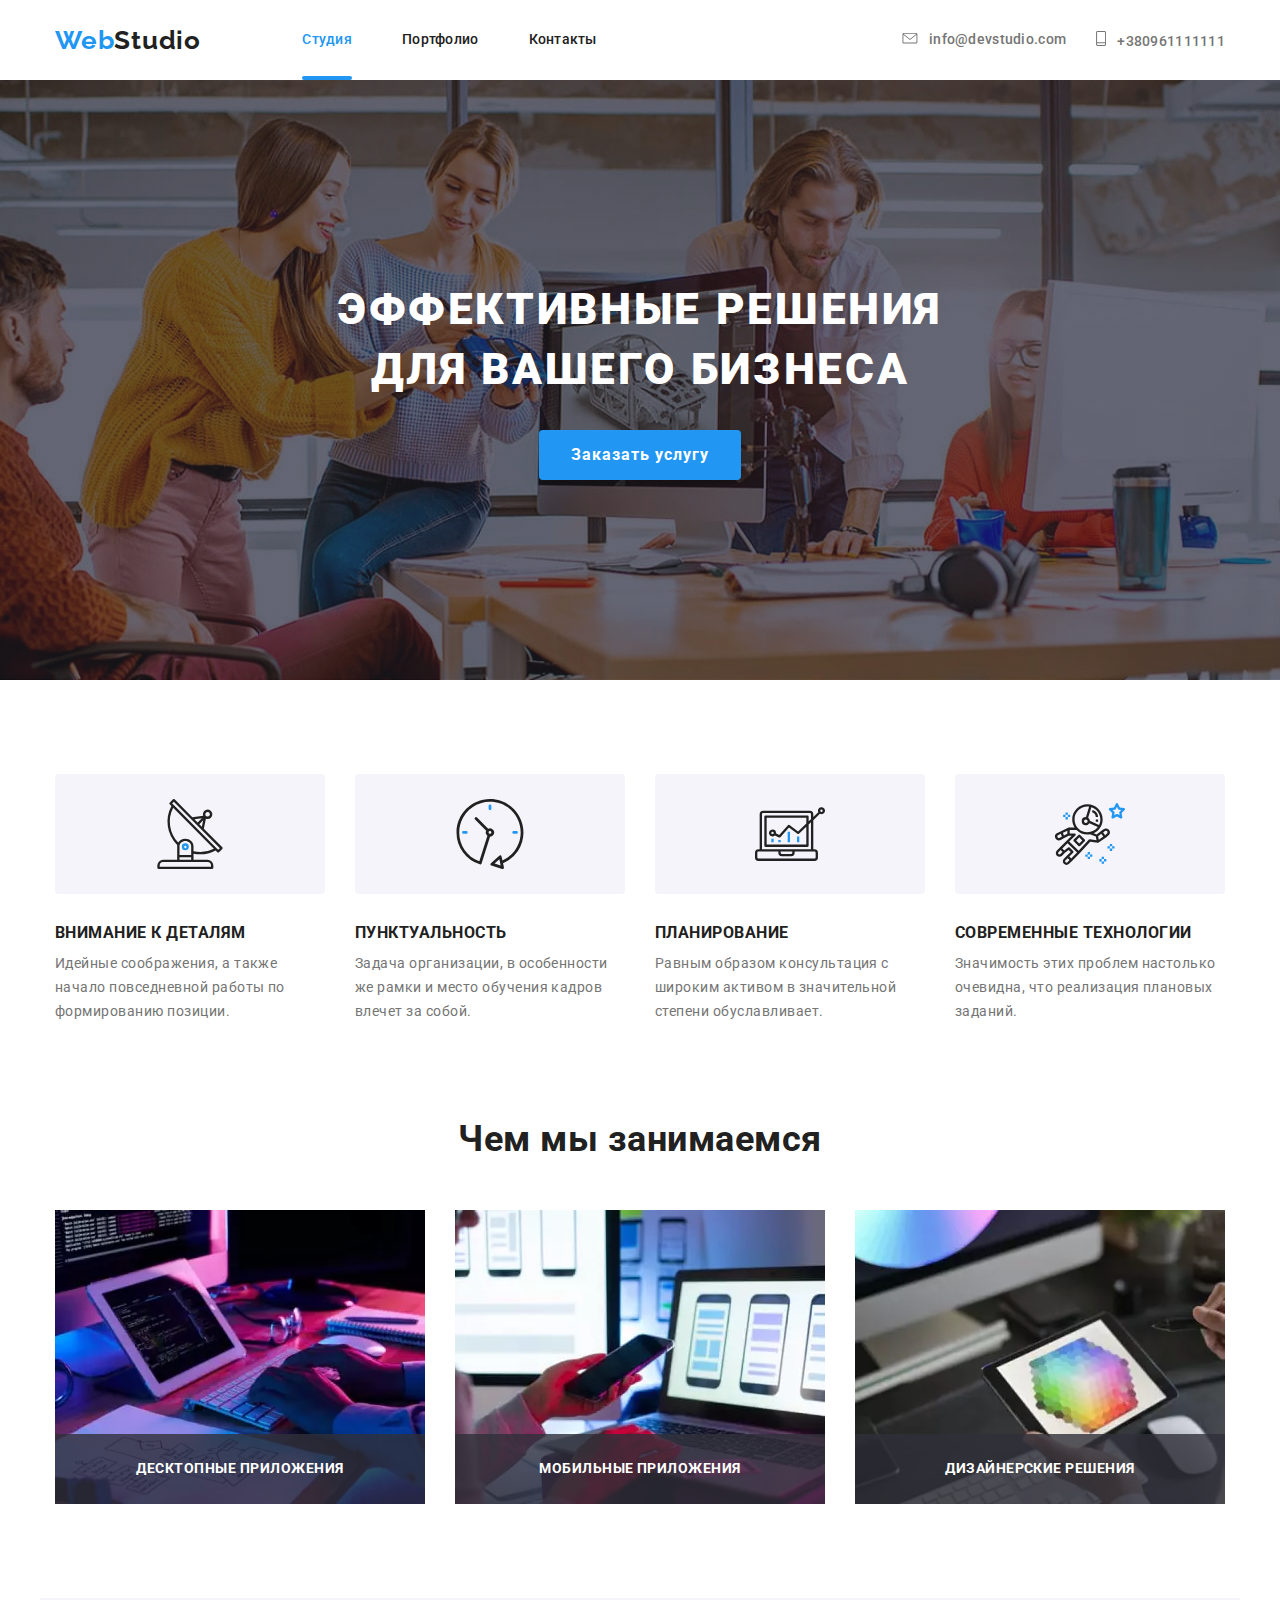
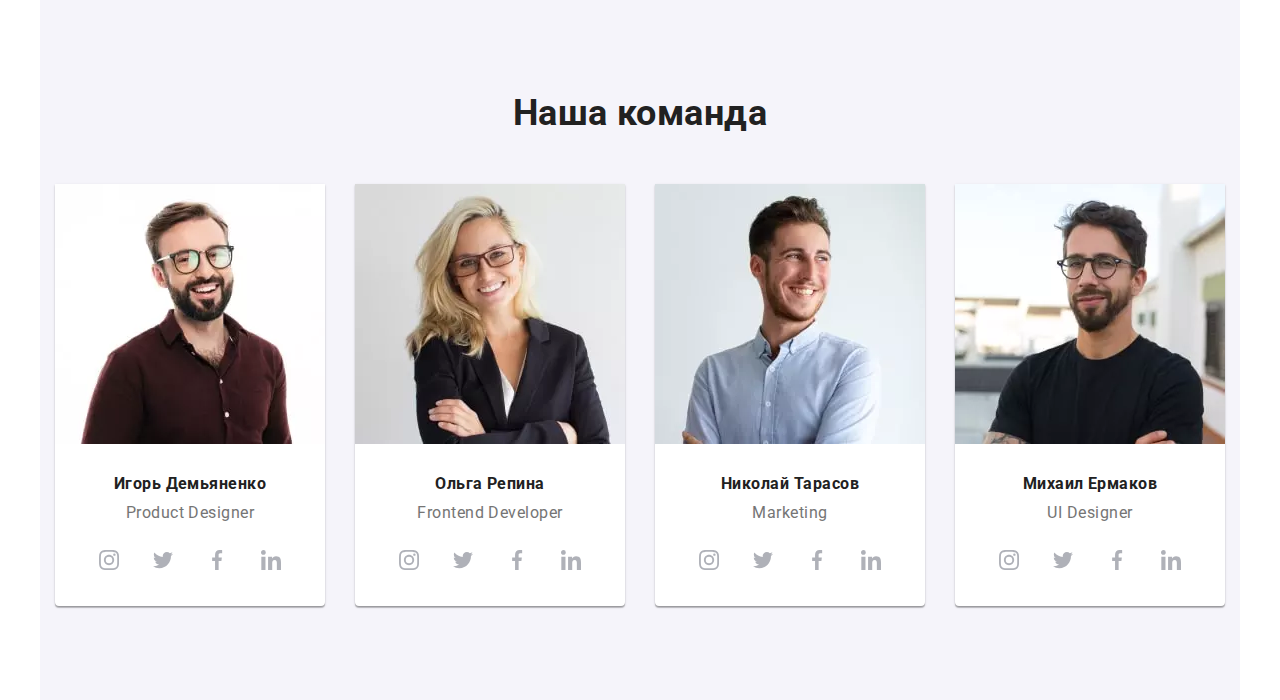
<file: index.html>
<!DOCTYPE html>
<html lang="ru">
  <head>
    <meta charset="UTF-8">
    <meta name="viewport" content="width=device-width, initial-scale=1.0">
    <title lang="en">WebStudio</title>
    <link href="https://fonts.googleapis.com/css2?family=Raleway:wght@700&family=Roboto:wght@400;500;700;900&display=swap" rel="stylesheet">
    <link rel="stylesheet" href="https://cdnjs.cloudflare.com/ajax/libs/modern-normalize/0.6.0/modern-normalize.min.css">
    <!-- <link rel="stylesheet" href="./css/styles.css"> -->
    <link rel="stylesheet" href="./css/main.min.css">
  </head>
  <body>
    <!--Шапка Сайта-->
  <header class="header">
    <div class="container header">
      <!--Навигация-->
      <div class="logo-menu-wrapper">
        <a class="logo link" href="./index.html"> <span class="logo-web">Web</span>Studio</a>
        <button data-menu-button class="menu-button" type="button">
          <svg class="icon menu" width="40px" height="40px" aria-label="Переключатель мобильного меню">
            <use class="icon-burger"href="./images/symbol-defs.svg#icon-menu"></use>
            <use class="icon-close"href="./images/symbol-defs.svg#icon-close"></use>
          </svg>
        </button>
      </div>
      <div data-menu class="nav-contacts-wrapper">
        <nav class="nav">
          <ul class="nav-list list">
            <li class="nav-list-item"><a href="./index.html" class="nav-list-item-link link current">Студия</a></li>
            <li class="nav-list-item"><a href="./portfolio.html" class="nav-list-item-link link">Портфолио</a></li>
            <li class="nav-list-item"><a href="" class="nav-list-item-link link">Контакты</a></li>
          </ul>
        </nav>
        <!--Email & Phone-->
        <ul class="contact-us list">
          <li class="contact-us-item">
            <a class="contact-us-email link" href="mailto:info@devstudio.com">
              <svg class="icon envelope" width="16px" height="11.2px">
                <use href="./images/symbol-defs.svg#icon-envelope"></use>
              </svg>
              <span>info@devstudio.com</span>
            </a>
          </li>
          <li class="contact-us-item">
            <a class="contact-us-phone link" href="tel:+380961111111">
              <svg class="icon" width="10px" height="15px">
                <use href="./images/symbol-defs.svg#icon-phone"></use>
              </svg>
              <span>+380961111111</span>
            </a>
          </li>
        </ul>
      </div>
      
    </div>
  </header>
  <!-- Конец шапки сайта  -->
  
    <!--Уникальный Контент страницы-->
    <main class="main">
      <!--Hero Section-->
      <section class="hero">
        <div class="container">
          <div class="title-wrapper"><h1 class="hero-title">Эффективные решения для вашего бизнеса</h1></div>
        <button data-modal-open class="btn-primary">Заказать услугу</button>
      </div>
      </section>
      <!--Конец Hero Section-->

      <!--Секция Наши Преимущества-->
      <section class="features">
        <!-- <h2>Наши преимущества</h2> -->
        <ul class="features-list list container">
          <li class="features-list-item antenna">
            <div class="features-list-item-title"><h3>Внимание к деталям</h3></div>
            <p class="features-list-item-description">
              Идейные соображения, а также начало повседневной работы по
              формированию позиции.
            </p>
          </li>
          <li class="features-list-item clock">
            <div class="features-list-item-title"><h3>Пунктуальность</h3></div>
            <p class="features-list-item-description">
              Задача организации, в особенности же рамки и место обучения кадров влечет за собой.
            </p>
          </li>
          <li class="features-list-item diagram">
            <div class="features-list-item-title"><h3>Планирование</h3></div>
            <p class="features-list-item-description">
              Равным образом консультация с широким активом в значительной
              степени обуславливает.
            </p>
          </li>
          <li class="features-list-item astronaut">
            <div class="features-list-item-title"><h3>Современные технологии</h3></div>
            <p class="features-list-item-description">
              Значимость этих проблем настолько очевидна, что реализация
              плановых заданий.
            </p>
          </li>
        </ul>
      </section>
      <!--Конец Секции Наши Преимущества-->

      <!--Секция Чем мы занимаемся-->
      <section class="fields">
        <div class="container">
          <div class="fields-title"><h2>Чем мы занимаемся</h2></div>
        <ul class="fields-list list">
          <li class="fields-list-item">
            <picture>
              <source
                srcset="./images/what-we-do/desktop-app.webp 1x, ./images/what-we-do/desktop-app@2x.webp 2x, ./images/what-we-do/desktop-app@3x.webp 3x"
                type="image/webp">
              <img class="fields-list-item-image image"
                srcset="./images/what-we-do/desktop-app.jpg 1x, ./images/what-we-do/desktop-app@2x.jpg 2x, ./images/what-we-do/desktop-app@3x.jpg 3x"
                src="./image/what-we-do/desktop-app.jpg"
                alt="Планшет и клавиатура"
                width="370" height="294">
            </picture>
            <h3 class="fields-list-item-title">Десктопные приложения</h3>
          </li>
          <li class="fields-list-item">
            <picture>
              <source
                srcset="./images/what-we-do/mobile-app.webp 1x, ./images/what-we-do/mobile-app@2x.webp 2x, ./images/what-we-do/mobile-app@3x.webp 3x"
                type="image/webp">
              <img class="fields-list-item-image image"
                srcset="./images/what-we-do/mobile-app.jpg 1x, ./images/what-we-do/mobile-app@2x.jpg 2x, ./images/what-we-do/mobile-app@3x.jpg 3x"
                src="./image/what-we-do/mobile-app.jpg"
                alt="Мобильный телефон"
                width="370" height="294">
            </picture>
            <h3 class="fields-list-item-title">Мобильные приложения</h3>
          </li>
          <li class="fields-list-item">
            <picture>
              <source
                srcset="./images/what-we-do/tablet-design.webp 1x, ./images/what-we-do/tablet-design@2x.webp 2x, ./images/what-we-do/tablet-design@3x.webp 3x"
                type="image/webp">
              <img class="fields-list-item-image image"
                srcset="./images/what-we-do/tablet-design.jpg 1x, ./images/what-we-do/tablet-design@2x.jpg 2x, ./images/what-we-do/tablet-design@3x.jpg 3x"
                src="./image/what-we-do/tablet-design.jpg"
                alt="Планшет и клавиатура"
                width="370" height="294">
            </picture>
            <h3 class="fields-list-item-title">Дизайнерские решения</h3>
          </li>
        </ul>
        </div>
      </section>
      <!--Конец секции Чем мы занимаемся-->

      <!--Секция Наша команда-->
      <section class="our-team">
        <div class="container">
          <h2 class="our-team-title">Наша команда</h2>
          <ul class="our-team-list list">
            <!--Игорь Демьяненко-->
            <li class="our-team-list-item">
              <picture>
                <source 
                srcset="./images/our-team-photos/mobile/demianenko.webp 1x, ./images/our-team-photos/mobile/demianenko@2x.webp 2x, ./images/our-team-photos/mobile/demianenko@3x.webp 3x" 
                type="image/webp"
                media="(max-width: 767px)">
                <source 
                srcset="./images/our-team-photos/tablet/demianenko.webp 1x, ./images/our-team-photos/tablet/demianenko@2x.webp 2x, ./images/our-team-photos/tablet/demianenko@3x.webp 3x" 
                type="image/webp"
                media="(max-width: 1199px)">
                <source 
                srcset="./images/our-team-photos/desktop/demianenko.webp 1x, ./images/our-team-photos/desktop/demianenko@2x.webp 2x, ./images/our-team-photos/desktop/demianenko@3x.webp 3x" 
                type="image/webp"
                media="(min-width: 1200px)">
                <img class="our-team-list-item-photo image"
                srcset="./images/our-team-photos/mobile/demianenko.jpg 1x, ./images/our-team-photos/mobile/demianenko@2x.jpg 2x, ./images/our-team-photos/mobile/demianenko@3x.jpg 3x"
                src="./images/our-team-photos/mobile/demianenko.jpg"
                alt="фото Игоря Демьяненко">
              </picture>
              <h3 class="worker-name">Игорь Демьяненко</h3>
              <p class="position"  lang="en">Product Designer</p>
              <ul class="social list">
                <li class="social-item">
                  <a class="social-item-link link" href="" aria-label="Ссылка на Instagram" target="blank">
                    <svg class="icon" width="20px" height="20px">
                      <use href="./images/symbol-defs.svg#icon-instagram-1"></use>
                    </svg>
                  </a>
                </li>
                <li class="social-item">
                  <a class="social-item-link link" href="" aria-label="Ссылка на Twitter" target="blank">
                    <svg class="icon" width="20px" height="20px">
                      <use href="./images/symbol-defs.svg#icon-twitter-1"></use>
                    </svg>
                  </a>
                </li>
                <li class="social-item">
                  <a class="social-item-link link" href="" aria-label="Ссылка на Facebook" target="blank">
                    <svg class="icon" width="20px" height="20px">
                      <use href="./images/symbol-defs.svg#icon-facebook-1"></use>
                    </svg>
                  </a>
                </li>
                <li class="social-item">
                  <a class="social-item-link link" href="" aria-label="Ссылка на LinkedIn" target="blank">
                    <svg class="icon" width="20px" height="20px">
                      <use href="./images/symbol-defs.svg#icon-linkedin-1"></use>
                    </svg>
                  </a>
                </li>
              </ul>
            </li>
            <!--Ольга Репина-->
            <li class="our-team-list-item">
              <picture>
                <source 
                srcset="./images/our-team-photos/mobile/repina.webp 1x, ./images/our-team-photos/mobile/repina@2x.webp 2x, ./images/our-team-photos/mobile/repina@3x.webp 3x" 
                type="image/webp"
                media="(max-width: 767px)">
                <source 
                srcset="./images/our-team-photos/tablet/repina.webp 1x, ./images/our-team-photos/tablet/repina@2x.webp 2x, ./images/our-team-photos/tabletrepinao@3x.webp 3x" 
                type="image/webp"
                media="(max-width: 1199px)">
                <source 
                srcset="./images/our-team-photos/desktop/repina.webp 1x, ./images/our-team-photos/desktop/repina@2x.webp 2x, ./images/our-team-photos/desktop/repina@3x.webp 3x" 
                type="image/webp"
                media="(min-width: 1200px)">
                <img class="our-team-list-item-photo image"
                srcset="./images/our-team-photos/mobile/repina.jpg 1x, ./images/our-team-photos/mobile/repina@2x.jpg 2x, ./images/our-team-photos/mobile/repina@3x.jpg 3x"
                src="./images/our-team-photos/mobile/repina.jpg"
                alt="фото Ольги Репиной">
              </picture>
              <h3 class="worker-name">Ольга Репина</h3>
              <p class="position" lang="en">Frontend Developer</p>
              <ul class="social list">
                <li class="social-item">
                  <a class="social-item-link link" href="" aria-label="Ссылка на Instagram" target="blank">
                    <svg class="icon" width="20px" height="20px">
                      <use href="./images/symbol-defs.svg#icon-instagram-1"></use>
                    </svg>
                  </a>
                </li>
                <li class="social-item">
                  <a class="social-item-link link" href="" aria-label="Ссылка на Twitter" target="blank">
                    <svg class="icon" width="20px" height="20px">
                      <use href="./images/symbol-defs.svg#icon-twitter-1"></use>
                    </svg>
                  </a>
                </li>
                <li class="social-item">
                  <a class="social-item-link link" href="" aria-label="Ссылка на Facebook" target="blank">
                    <svg class="icon" width="20px" height="20px">
                      <use href="./images/symbol-defs.svg#icon-facebook-1"></use>
                    </svg>
                  </a>
                </li>
                <li class="social-item">
                  <a class="social-item-link link" href="" aria-label="Ссылка на LinkedIn" target="blank">
                    <svg class="icon" width="20px" height="20px">
                      <use href="./images/symbol-defs.svg#icon-linkedin-1"></use>
                    </svg>
                  </a>
                </li>
              </ul>
            </li>
            <!--Николай Тарасов-->
            <li class="our-team-list-item">
              <picture>
                <source 
                srcset="./images/our-team-photos/mobile/tarasov.webp 1x, ./images/our-team-photos/mobile/tarasov@2x.webp 2x, ./images/our-team-photos/mobile/tarasov@3x.webp 3x" 
                type="image/webp"
                media="(max-width: 767px)">
                <source 
                srcset="./images/our-team-photos/tablet/tarasov.webp 1x, ./images/our-team-photos/tablet/tarasov@2x.webp 2x, ./images/our-team-photos/tablet/tarasov@3x.webp 3x" 
                type="image/webp"
                media="(max-width: 1199px)">
                <source 
                srcset="./images/our-team-photos/desktop/tarasov.webp 1x, ./images/our-team-photos/desktop/tarasov@2x.webp 2x, ./images/our-team-photos/desktop/tarasov@3x.webp 3x" 
                type="image/webp"
                media="(min-width: 1200px)">
                <img class="our-team-list-item-photo image"
                srcset="./images/our-team-photos/mobile/tarasov.jpg 1x, ./images/our-team-photos/mobile/tarasov@2x.jpg 2x, ./images/our-team-photos/mobile/tarasov@3x.jpg 3x"
                src="./images/our-team-photos/mobile/tarasov.jpg"
                alt="фото Николая Тарасова">
              <h3 class="worker-name">Николай Тарасов</h3>
              <p class="position" lang="en">Marketing</p>
              <ul class="social list">
                <li class="social-item">
                  <a class="social-item-link link" href="" aria-label="Ссылка на Instagram" target="blank">
                    <svg class="icon" width="20px" height="20px">
                      <use href="./images/symbol-defs.svg#icon-instagram-1"></use>
                    </svg>
                  </a>
                </li>
                <li class="social-item">
                  <a class="social-item-link link" href="" aria-label="Ссылка на Twitter" target="blank">
                    <svg class="icon" width="20px" height="20px">
                      <use href="./images/symbol-defs.svg#icon-twitter-1"></use>
                    </svg>
                  </a>
                </li>
                <li class="social-item">
                  <a class="social-item-link link" href="" aria-label="Ссылка на Facebook" target="blank">
                    <svg class="icon" width="20px" height="20px">
                      <use href="./images/symbol-defs.svg#icon-facebook-1"></use>
                    </svg>
                  </a>
                </li>
                <li class="social-item">
                  <a class="social-item-link link" href="" aria-label="Ссылка на LinkedIn" target="blank">
                    <svg class="icon" width="20px" height="20px">
                      <use href="./images/symbol-defs.svg#icon-linkedin-1"></use>
                    </svg>
                  </a>
                </li>
              </ul>
            </li>
            <!--Михаил Ермаков-->
            <li class="our-team-list-item">
              <picture>
                <source 
                srcset="./images/our-team-photos/mobile/iermakov.webp 1x, ./images/our-team-photos/mobile/iermakov@2x.webp 2x, ./images/our-team-photos/mobile/iermakov@3x.webp 3x" 
                type="image/webp"
                media="(max-width: 767px)">
                <source 
                srcset="./images/our-team-photos/tablet/iermakov.webp 1x, ./images/our-team-photos/tablet/iermakov@2x.webp 2x, ./images/our-team-photos/tablet/iermakov@3x.webp 3x" 
                type="image/webp"
                media="(max-width: 1199px)">
                <source 
                srcset="./images/our-team-photos/desktop/iermakov.webp 1x, ./images/our-team-photos/desktop/iermakov@2x.webp 2x, ./images/our-team-photos/desktop/iermakov@3x.webp 3x" 
                type="image/webp"
                media="(min-width: 1200px)">
                <img class="our-team-list-item-photo image"
                srcset="./images/our-team-photos/mobile/iermakov.jpg 1x, ./images/our-team-photos/mobile/iermakov@2x.jpg 2x, ./images/our-team-photos/mobile/iermakov@3x.jpg 3x"
                src="./images/our-team-photos/mobile/iermakov.jpg"
                alt="фото Михаила Ермакова">
              </picture>
              <h3 class="worker-name">Михаил Ермаков</h3>
              <p class="position" lang="en">UI Designer</p>
              <ul class="social list">
                <li class="social-item">
                  <a class="social-item-link link" href="" aria-label="Ссылка на Instagram" target="blank">
                    <svg class="icon" width="20px" height="20px">
                      <use href="./images/symbol-defs.svg#icon-instagram-1"></use>
                    </svg>
                  </a>
                </li>
                <li class="social-item">
                  <a class="social-item-link link" href="" aria-label="Ссылка на Twitter" target="blank">
                    <svg class="icon" width="20px" height="20px">
                      <use href="./images/symbol-defs.svg#icon-twitter-1"></use>
                    </svg>
                  </a>
                </li>
                <li class="social-item">
                  <a class="social-item-link link" href="" aria-label="Ссылка на Facebook" target="blank">
                    <svg class="icon" width="20px" height="20px">
                      <use href="./images/symbol-defs.svg#icon-facebook-1"></use>
                    </svg>
                  </a>
                </li>
                <li class="social-item">
                  <a class="social-item-link link" href="" aria-label="Ссылка на LinkedIn" target="blank">
                    <svg class="icon" width="20px" height="20px">
                      <use href="./images/symbol-defs.svg#icon-linkedin-1"></use>
                    </svg>
                  </a>
                </li>
              </ul>
            </li>
          </ul>
        </div>
      </section>
      <!--Конец секции Наша команда-->

      <!--Секция Постоянные клиенты-->
      <!-- <section class="clients">
        <div class="container">
          <h2>Постоянные клиенты</h2>
        <ul class="clients-list list">
          <li class="clients-list-item">
            <a class="clients-list-link" href="" target="blank">
              <svg class="icon" width="45px" height="50px">
                <use href="./images/symbol-defs.svg#icon-logo-1"></use>
              </svg>
            </a>
          </li>
          <li class="clients-list-item">
            <a class="clients-list-link" href="" target="blank">
              <svg class="icon" width="450px" height="52px">
                <use href="./images/symbol-defs.svg#icon-logo-2"></use>
              </svg>
            </a>
          </li>
          <li class="clients-list-item">
            <a class="clients-list-link" href="" target="blank">
              <svg class="icon" width="41px" height="53px">
                <use href="./images/symbol-defs.svg#icon-logo-3"></use>
              </svg>
            </a>
          </li>
          <li class="clients-list-item">
            <a class="clients-list-link" href="" target="blank">
              <svg class="icon" width="78px" height="42px">
                <use href="./images/symbol-defs.svg#icon-logo-4"></use>
              </svg>
            </a>
          </li>
          <li class="clients-list-item">
            <a class="clients-list-link" href="" target="blank">
              <svg class="icon" width="59px" height="47px">
                <use href="./images/symbol-defs.svg#icon-logo-5"></use>
              </svg>
            </a>
          </li>
          <li class="clients-list-item">
            <a class="clients-list-link" href="" target="blank">
              <svg class="icon" width="88.5px" height="45.5px">
                <use href="./images/symbol-defs.svg#icon-logo-6"></use>
              </svg>
            </a>
          </li>
        </ul>
        </div>
      </section>
    </main> -->
    <!--Конец секции Постоянные клиенты-->

    <!--Подвал сайта-->
    <!-- <footer class="footer">
      <div class="container footer"> -->
        <!--Лого и адрес-->
      <!-- <div class="footer-item-wrapper">
        <a class="footer-logo link" href="./index.html"> <span class="logo-web">Web</span> Studio</a>
        <address class="list">
          <ul class="address list">
            <li class="address-item"><a class="address-item-post link" href="https://goo.gl/maps/r3DYGoSErNJREdqL9" target="blank">г. Киев, пр-т Леси Украинки, 26</a></li>
            <li class="address-item"><a class="address-item-email link" href="mailto:info@example.com">info@example.com</a></li>
            <li class="address-item"><a class="address-item-phone link" href="tel:+380961111111">+380961111111</a></li>
          </ul>
        </address>
      </div> -->

      <!--Блок Присоединяйтесь-->
      <!-- <div class="join">
        <b class="join-title">Присоединяйтесь</b>
        <ul class="join-list list">
          <li class="social-item">
            <a class="social-item-link link" href="" aria-label="Ссылка на Instagram" target="blank">
              <svg class="icon" width="20px" height="20px">
                <use href="./images/symbol-defs.svg#icon-instagram-1"></use>
              </svg>
            </a>
          </li>
          <li class="social-item">
            <a class="social-item-link link" href="" aria-label="Ссылка на Twitter" target="blank">
              <svg class="icon" width="20px" height="20px">
                <use href="./images/symbol-defs.svg#icon-twitter-1"></use>
              </svg>
            </a>
          </li>
          <li class="social-item">
            <a class="social-item-link link" href="" aria-label="Ссылка на Facebook" target="blank">
              <svg class="icon" width="20px" height="20px">
                <use href="./images/symbol-defs.svg#icon-facebook-1"></use>
              </svg>
            </a>
          </li>
          <li class="social-item">
            <a class="social-item-link link" href="" aria-label="Ссылка на LinkedIn" target="blank">
              <svg class="icon" width="20px" height="20px">
                <use href="./images/symbol-defs.svg#icon-linkedin-1"></use>
              </svg>
            </a>
          </li>
        </ul>
      </div> -->

      <!--Блок Подпишитесь на рассылку-->
      <!-- <div class="subscribe">
        <form class="subscribe-form" method="" action="№">
          <b class="subscribe-title">Подпишитесь на рассылку</b>
          <div class="subscribe-form-wrapper">
            <input type="email" name="user-email" id="subscribe-email" class="subscribe-email" placeholder="E-mail">
          <button type="submit" class="btn-primary ">
            <span>Подписаться</span>
          <svg class="icon icon-send" width="24px" height="24px">
            <use href="./images/symbol-defs.svg#icon-icon-send"></use>
          </svg></button>
          </div>
        </form>
      </div>
      </div>
    </footer> -->

    <!-- МОДАЛЬНОЕ ОКНО - ОСТАВЬТЕ ЗАЯВКУ -->
    <!-- <div data-modal class="backdrop is-hidden">
      <form action="#" class="application-form">
        <h2 class="application-form-title">
          Оставьте свои данные, мы вам перезвоним
        </h2>
        <button data-modal-close class="application-form-close" type="button">
          <svg class="icon icon-close-modal" width="18px" height="18px">
            <use href="./images/symbol-defs.svg#icon-close-modal"></use>
          </svg>
        </button>
        <div class="application-form-input-wrapper">
          <input type="text" name="user-name" id="user-name" class="application-form-input" placeholder="Иван Иванов" required>
          <label class="application-form-label" for="user-name">Имя</label>
          <svg class="icon icon-person-modal" width="18px" height="18px">
            <use href="./images/symbol-defs.svg#icon-person-modal"></use>
          </svg>
        </div>
        <div class="application-form-input-wrapper">
          <input type="tel" name="user-tel" id="user-tel" class="application-form-input" placeholder="+380 00 000 00 00" required>
          <label class="application-form-label" for="user-tel">Телефон</label>
          <svg class="icon icon-phone-modal" width="18px" height="18px">
            <use href="./images/symbol-defs.svg#icon-phone-modal"></use>
          </svg>
        </div>
        <div class="application-form-input-wrapper">
          <input type="email" name="user-email" id="user-email" class="application-form-input" placeholder="example@gmail.com" required>
          <label class="application-form-label" for="user-email">Почта</label>
          <svg class="icon icon-email-modal" width="18px" height="18px">
            <use href="./images/symbol-defs.svg#icon-email-modal"></use>
          </svg>
        </div>
        <textarea class="application-form-comment" name="user-comment" id="user-comment" placeholder="Комментарий"></textarea>
        <label class="agreement-accept" for="agreement-accept">
          <input class="agreement-accept-checkbox" type="checkbox" name="agreement-accept" id="agreement-accept" value="accept-agreement" required>
          <span class="agreement-accept-text">Соглашаюсь с рассылкой и принимаю 
            <a href="">Условия договора</a>
          </span>
        </label>
        <button class="btn-primary" type="submit">Отправить</button>

  
      </form>
    </div> -->

    <!-- СКРИПТ ДЛЯ МОДАЛЬНОГО ОКНА -->
    <script src="./js/modal.js"></script>
    <script src="./js/menu.js"></script>

  </body>
</html>
</file>
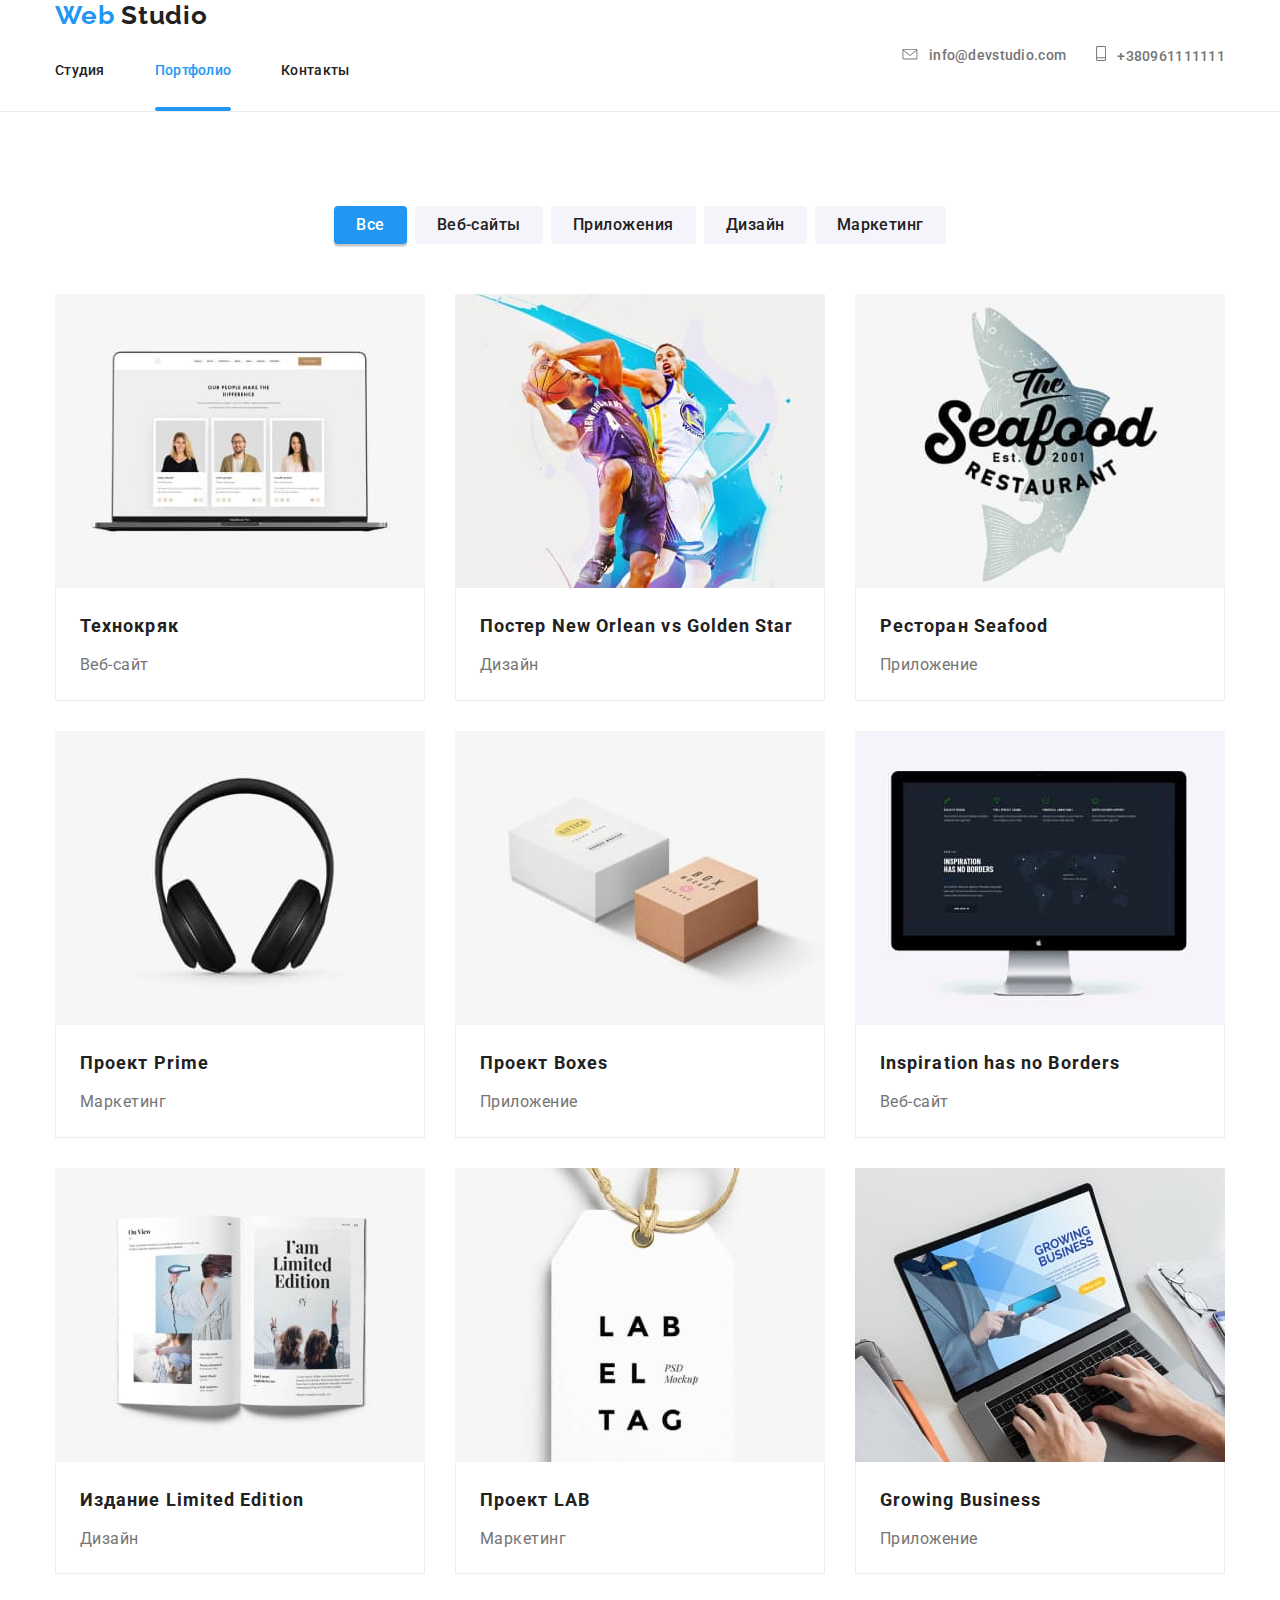
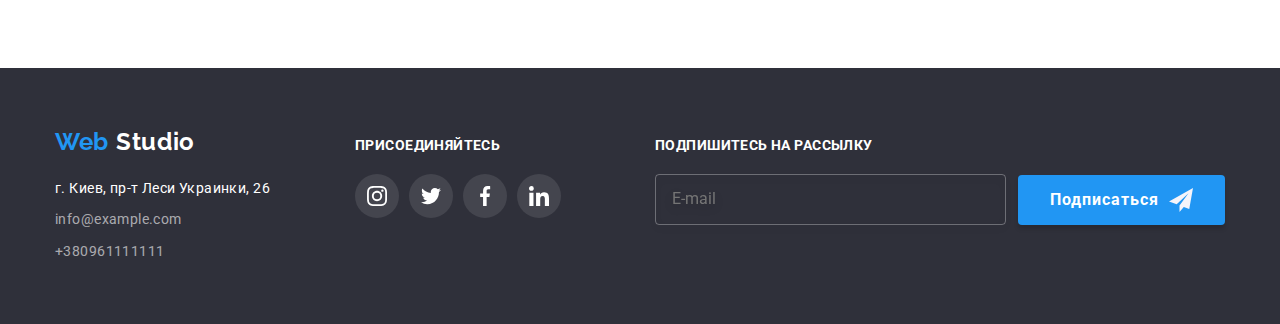
<file: portfolio.html>
<!DOCTYPE html>
<html lang="ru">
<head>
    <meta charset="UTF-8">
    <meta name="viewport" content="width=device-width, initial-scale=1.0">
    <title>Портфолио</title>
    <link href="https://fonts.googleapis.com/css2?family=Raleway:wght@700&family=Roboto:wght@400;500;700;900&display=swap" rel="stylesheet">
    <link rel="stylesheet" href="https://cdnjs.cloudflare.com/ajax/libs/modern-normalize/0.6.0/modern-normalize.min.css">
    <!-- <link rel="stylesheet" href="./css/styles.css"> -->
    <link rel="stylesheet" href="./css/main.min.css">

</head>
<body>
<!--Шапка Сайта-->
<header class="header portfolio">
  <div class="container">
    <!--Навигация-->
    <nav class="nav">
        <a class="logo link" href="./index.html"> <span class="logo-web">Web</span> Studio</a>
      <ul class="nav-list list">
        <li class="nav-list-item"><a href="./index.html" class="nav-list-item-link link">Студия</a></li>
        <li class="nav-list-item"><a href="./portfolio.html" class="nav-list-item-link link current">Портфолио</a></li>
        <li class="nav-list-item"><a href="" class="nav-list-item-link link">Контакты</a></li>
      </ul>
    </nav>
    <!--Email & Phone-->
    <ul class="contact-us list">
      <li class="contact-us-item">
        <a class="contact-us-email link" href="mailto:info@devstudio.com">
          <svg class="icon envelope" width="16px" height="11.2px">
            <use href="./images/symbol-defs.svg#icon-envelope"></use>
          </svg>
          info@devstudio.com
        </a>
      </li>
      <li class="contact-us-item">
        <a class="contact-us-phone link" href="tel:+380961111111">
          <svg class="icon" width="10px" height="15px">
            <use href="./images/symbol-defs.svg#icon-phone"></use>
          </svg>
          +380961111111
        </a>
      </li>
    </ul>
  </div>
</header>
<!-- Конец шапки сайта  -->

      <!--Уникальный Контент страницы Портфолио-->
      <main>
          <!--Секция Портфолио-->
          <section class="gallery">
              <div class="container">
                <h1 hidden>Наше портфолио</h1>
              <!--Фильтры работ-->
              <ul class="gallery-filters list">
                  <li class="gallery-filters-item"><button class="gallery-filters-item-btn active" type="button">Все</button></li>
                  <li class="gallery-filters-item"><button class="gallery-filters-item-btn" type="button">Веб-сайты</button></li>
                  <li class="gallery-filters-item"><button class="gallery-filters-item-btn" type="button">Приложения</button></li>
                  <li class="gallery-filters-item"><button class="gallery-filters-item-btn" type="button">Дизайн</button></li>
                  <li class="gallery-filters-item"><button class="gallery-filters-item-btn" type="button">Маркетинг</button></li>
              </ul>
              <!--Работы-->
              <ul class="gallery-works list">
                  <li class="gallery-works-box">
                    <a class="link" href="">
                      <div class="gallery-works-thumb">
                        <img class="image" src="./images/portfolio/project-1.jpg" alt="Ноутбук с отрытым веб-сайтом">
                        <p class="gallery-works-box-text">Технокряк это современная площадка распространения коронавируса. Компании используют эту платформу для цифрового шпионажа и атак на защищённые сервера конкурентов.</p></div>
                      <div class="wrapper">
                        <h2 class="gallery-works-box-name">Технокряк</h2>
                      <p class="gallery-works-box-category">Веб-сайт</p>
                      </div>
                    </a>
                    </li>
                  <li class="gallery-works-box">
                    <a class="link" href="">
                      <div class="gallery-works-thumb">
                        <img class="image" src="./images/portfolio/project-2.jpg" alt="Баскетболисты">
                        <p class="gallery-works-box-text">Lorem ipsum dolor sit amet consectetur adipisicing elit. Assumenda laudantium fuga magni id dicta odit, culpa facere ab et sed eum quo unde molestiae quisquam ipsa dolores quas molestias itaque!</p></div>
                      <div class="wrapper">
                        <h2 class="gallery-works-box-name">Постер <span lang="en">New Orlean vs Golden Star</span></h2>
                      <p class="gallery-works-box-category">Дизайн</p>
                    </div>
                  </a>
                    </li>
                  <li class="gallery-works-box">
                    <a class="link" href="">
                      <div class="gallery-works-thumb">
                        <img class="image" src="./images/portfolio/project-3.jpg" alt="Логотип ресторана">
                        <p class="gallery-works-box-text">Lorem ipsum dolor sit amet consectetur adipisicing elit. Assumenda laudantium fuga magni id dicta odit, culpa facere ab et sed eum quo unde molestiae quisquam ipsa dolores quas molestias itaque!</p>
                      </div>
                      <div class="wrapper">
                        <h2 class="gallery-works-box-name">Ресторан <span lang="en">Seafood</span></h2>
                      <p class="gallery-works-box-category">Приложение</p>
                      </div>
                    </a>
                    </li>
                  <li class="gallery-works-box">
                    <a class="link" href="">
                      <div class="gallery-works-thumb">
                        <img class="image" src="./images/portfolio/project-4.jpg" alt="Наушники">
                      <p class="gallery-works-box-text">Lorem ipsum dolor sit amet consectetur adipisicing elit. Assumenda laudantium fuga magni id dicta odit, culpa facere ab et sed eum quo unde molestiae quisquam ipsa dolores quas molestias itaque!</p>
                      </div>
                      <div class="wrapper">
                        <h2 class="gallery-works-box-name">Проект <span lang="en">Prime</span></h2>
                      <p class="gallery-works-box-category">Маркетинг</p>
                      </div>
                    </a>
                    </li>
                  <li class="gallery-works-box">
                    <a class="link" href="">
                      <div class="gallery-works-thumb">
                        <img class="image" src="./images/portfolio/project-5.jpg" alt="Две коробки">
                      <p class="gallery-works-box-text">Lorem ipsum dolor sit amet consectetur adipisicing elit. Assumenda laudantium fuga magni id dicta odit, culpa facere ab et sed eum quo unde molestiae quisquam ipsa dolores quas molestias itaque!</p>
                      </div>
                      <div class="wrapper">
                        <h2 class="gallery-works-box-name">Проект <span lang="en">Boxes</span></h2>
                      <p class="gallery-works-box-category">Приложение</p>
                      </div>
                    </a>
                    </li>
                  <li class="gallery-works-box">
                    <a class="link" href="">
                      <div class="gallery-works-thumb">
                        <img class="image" src="./images/portfolio/project-6.jpg" alt="Монитор">
                    <p class="gallery-works-box-text">Lorem ipsum dolor sit amet consectetur adipisicing elit. Assumenda laudantium fuga magni id dicta odit, culpa facere ab et sed eum quo unde molestiae quisquam ipsa dolores quas molestias itaque!</p>
                    </div>
                      <div class="wrapper">
                        <h2 class="gallery-works-box-name" lang="en">Inspiration has no Borders</h2>
                      <p class="gallery-works-box-category">Веб-сайт</p>
                      </div>
                    </a>
                    </li>
                  <li class="gallery-works-box">
                    <a class="link" href="">
                      <div class="gallery-works-thumb">
                        <img class="image" src="./images/portfolio/project-7.jpg" alt="Журнал">
                    <p class="gallery-works-box-text">Lorem ipsum dolor sit amet consectetur adipisicing elit. Assumenda laudantium fuga magni id dicta odit, culpa facere ab et sed eum quo unde molestiae quisquam ipsa dolores quas molestias itaque!</p>
                      </div>
                      <div class="wrapper">
                        <h2 class="gallery-works-box-name">Издание <span lang="EN">Limited Edition</span></h2>
                      <p class="gallery-works-box-category">Дизайн</p>
                      </div>
                    </a>
                  </li>
                  <li class="gallery-works-box">
                    <a class="link" href="">
                      <div class="gallery-works-thumb">
                        <img class="image" src="./images/portfolio/project-8.jpg" alt="Бирка">
                      <p class="gallery-works-box-text">Lorem ipsum dolor sit amet consectetur adipisicing elit. Assumenda laudantium fuga magni id dicta odit, culpa facere ab et sed eum quo unde molestiae quisquam ipsa dolores quas molestias itaque!</p>
                      </div>
                      <div class="wrapper">
                      <h2 class="gallery-works-box-name">Проект <span lang="en">LAB</span></h2>
                      <p class="gallery-works-box-category">Маркетинг</p>
                      </div>
                    </a>
                  </li>
                  <li class="gallery-works-box">
                    <a class="link" href="">
                       <div class="gallery-works-thumb">
                        <img class="image" src="./images/portfolio/project-9.jpg" alt="Ноубук с откртым сайтом компании">
                        <p class="gallery-works-box-text">Lorem ipsum dolor sit amet consectetur adipisicing elit. Assumenda laudantium fuga magni id dicta odit, culpa facere ab et sed eum quo unde molestiae quisquam ipsa dolores quas molestias itaque!</p>
                       </div>
                        <div class="wrapper">
                          <h2 class="gallery-works-box-name" lang="en">Growing Business</h2>
                        <p class="gallery-works-box-category">Приложение</p>
                        </div>
                      </a>
                  </li>
              </ul>
              </div>
          </section>
      </main>
      <!--Подвал сайта-->
    <footer class="footer">
      <div class="container footer">
        <!--Лого и адрес-->
      <div class="footer-item-wrapper">
        <a class="footer-logo link" href="./index.html"> <span class="logo-web">Web</span> Studio</a>
        <address class="list">
          <ul class="address list">
            <li class="address-item"><a class="address-item-post link" href="https://goo.gl/maps/r3DYGoSErNJREdqL9" target="blank">г. Киев, пр-т Леси Украинки, 26</a></li>
            <li class="address-item"><a class="address-item-email link" href="mailto:info@example.com">info@example.com</a></li>
            <li class="address-item"><a class="address-item-phone link" href="tel:+380961111111">+380961111111</a></li>
          </ul>
        </address>
      </div>

      <!--Блок Присоединяйтесь-->
      <div class="join">
        <b class="join-title">Присоединяйтесь</b>
        <ul class="join-list list">
          <li class="social-item">
            <a class="social-item-link link" href="" aria-label="Ссылка на Instagram" target="blank">
              <svg class="icon" width="20px" height="20px">
                <use href="./images/symbol-defs.svg#icon-instagram-1"></use>
              </svg>
            </a>
          </li>
          <li class="social-item">
            <a class="social-item-link link" href="" aria-label="Ссылка на Twitter" target="blank">
              <svg class="icon" width="20px" height="20px">
                <use href="./images/symbol-defs.svg#icon-twitter-1"></use>
              </svg>
            </a>
          </li>
          <li class="social-item">
            <a class="social-item-link link" href="" aria-label="Ссылка на Facebook" target="blank">
              <svg class="icon" width="20px" height="20px">
                <use href="./images/symbol-defs.svg#icon-facebook-1"></use>
              </svg>
            </a>
          </li>
          <li class="social-item">
            <a class="social-item-link link" href="" aria-label="Ссылка на LinkedIn" target="blank">
              <svg class="icon" width="20px" height="20px">
                <use href="./images/symbol-defs.svg#icon-linkedin-1"></use>
              </svg>
            </a>
          </li>
        </ul>
      </div>

      <!--Блок Подпишитесь на рассылку-->
      <div class="subscribe">
        <form class="subscribe-form" method="" action="№">
          <b class="subscribe-title">Подпишитесь на рассылку</b>
          <div class="subscribe-form-wrapper">
            <input type="email" name="user-email" id="subscribe-email" class="subscribe-email" placeholder="E-mail">
          <button type="submit" class="btn-primary ">
            <span>Подписаться</span>
          <svg class="icon icon-send" width="24px" height="24px">
            <use href="./images/symbol-defs.svg#icon-icon-send"></use>
          </svg></button>
          </div>
        </form>
      </div>
      </div>
    </footer>
</body>
</html>
</file>
<file: css/main.min.css>
html{box-sizing:border-box}*,*::before,*::after{box-sizing:inherit}.list,.link{margin:0px;padding:0px;list-style:none;text-decoration:none;font-style:unset}.link{display:block}.image{display:block;max-width:100%;height:auto}h1,h2,h3,h4,h5,h6,p{margin:0px;padding:0px}h1,h2{color:#212121;font-weight:700;font-size:28px;line-height:1.17;text-align:center;margin-bottom:50px}@media screen and (min-width: 1200px){h1,h2{font-size:36px}}b{font-weight:700}input:focus{outline:none}body{margin:0;color:#212121;background-color:#fff;font-family:"Roboto",sans-serif;letter-spacing:.03em}.container{padding-top:60px;padding-right:15px;padding-bottom:60px;padding-left:15px;margin-left:auto;margin-right:auto}@media screen and (min-width: 480px){.container{width:480px}}@media screen and (min-width: 768px){.container{width:768px}}@media screen and (min-width: 1200px){.container{width:1200px;padding-top:94px;padding-bottom:94px}}.header .container{padding-top:0px;padding-bottom:0px;position:relative}@media screen and (min-width: 768px){.header .container{display:flex;justify-content:space-between;align-items:center}}.menu-button{display:none}@media screen and (max-width: 767px){.logo-menu-wrapper{display:flex;justify-content:space-between;align-items:center}.menu-button{display:block;border:none;outline:none;background-color:transparent;cursor:pointer}.icon-close{display:none}.menu-button.is-open .icon-close{display:block}.menu-button:hover .icon-close{fill:#2196F3}.menu-button.is-open .icon-burger{display:none}.menu-button:hover .icon-burger{fill:#2196F3}.nav-contacts-wrapper{position:absolute;z-index:10;width:100%;margin-right:-15px;margin-left:-15px;padding-top:60px;padding-bottom:60px;text-align:center;opacity:0;transform:translateY(-100%);transition:all 250ms cubic-bezier(0.4, 0, 0.2, 1);pointer-events:none;background-color:#fff;border-top:1px solid #ECECEC;box-shadow:0px 4px 8px rgba(0,0,0,0.04),0px 2px 4px rgba(0,0,0,0.08),0px 1px 3px rgba(0,0,0,0.16)}.nav-contacts-wrapper.is-open{opacity:1;transform:translateY(0);pointer-events:auto}}@media screen and (min-width: 768px){.nav-contacts-wrapper{display:flex;justify-content:flex-start;align-items:stretch}}.portfolio{border-bottom:1px solid #ECECEC}@media screen and (max-width: 767px){.nav{margin-bottom:60px}.nav-list-item:not(:last-child){margin-bottom:40px}.nav-list-item-link{display:inline-block;padding-bottom:8px;font-weight:500;font-size:18px;line-height:1.17;letter-spacing:.02em}}@media screen and (min-width: 768px){.nav-list{display:flex;justify-content:flex-start;align-items:stretch;align-items:center;margin-right:84px}}@media screen and (min-width: 1200px){.nav-list{margin-right:305px}}@media screen and (min-width: 768px){.nav-list-item{position:relative}.nav-list-item:not(:last-child){margin-right:50px}}.nav-list-item-link{position:relative;color:#212121;transition:color 250ms cubic-bezier(0.4, 0, 0.2, 1)}.nav-list-item-link:hover,.nav-list-item-link:focus{color:#2196F3}.nav-list-item-link::after{display:block;position:absolute;content:"";bottom:0px;margin:0 auto;width:100%;height:4px;background-color:#2196F3;border-radius:2px;transform:scaleX(0);opacity:0;transition:all 250ms cubic-bezier(0.4, 0, 0.2, 1)}.nav-list-item-link:hover::after{transform:scaleX(1);opacity:1}@media screen and (min-width: 768px){.nav-list-item-link{display:block;padding-top:32px;padding-bottom:32px;font-weight:500;font-size:14px;line-height:1.14;letter-spacing:.02em}}.current{color:#2196F3}.current::after{display:block;position:absolute;content:"";bottom:0;width:100%;height:4px;background-color:#2196F3;border-radius:2px;transform:scaleX(1);opacity:1}.logo{color:#212121;font-family:"Raleway";font-weight:700;font-size:24px;line-height:1.17;letter-spacing:.03em}.logo-menu-wrapper .logo{margin-top:16px;margin-bottom:16px}@media screen and (min-width: 1200px){.logo{font-weight:700;font-size:26px;line-height:1.19;letter-spacing:.03em}}.logo-web{color:#2196F3}.footer-logo{margin-bottom:20px;color:#fff;font-family:Raleway;font-weight:700;font-size:24px;line-height:1.17;letter-spacing:.03em;text-transform:none}@media screen and (max-width: 1199px){.footer-logo{text-align:center}}.contact-us .icon{margin-right:8px;fill:#757575;transition:fill 250ms cubic-bezier(0.4, 0, 0.2, 1)}.contact-us-item:not(:last-child){margin-bottom:16px}@media screen and (min-width: 768px){.contact-us-item:not(:last-child){margin-bottom:10px}}.icon.envelope{margin-top:2px}.contact-us-email,.contact-us-phone{display:center;justify-content:flex-start;align-items:stretch;font-weight:500;font-size:18px;line-height:1.17;letter-spacing:.02em;color:#757575;transition:color 250ms cubic-bezier(0.4, 0, 0.2, 1)}.contact-us-email:hover,.contact-us-phone:hover{color:#2196F3}.contact-us-email:focus,.contact-us-phone:focus{color:#2196F3}.contact-us-email:hover .icon,.contact-us-phone:hover .icon{fill:#2196F3}.contact-us-email:focus .icon,.contact-us-phone:focus .icon{fill:#2196F3}@media screen and (min-width: 768px){.contact-us-email,.contact-us-phone{font-weight:500;font-size:14px;line-height:1.14;letter-spacing:.02em}}@media screen and (min-width: 768px){.contact-us{display:flex;justify-content:flex-start;align-items:stretch;flex-direction:column;padding-top:21px}}@media screen and (min-width: 1200px){.contact-us{flex-direction:row;align-items:center;padding-top:0px}.contact-us .contact-us-item:not(:last-child){margin-right:30px;margin-bottom:0px}}.hero{max-width:767px;margin-right:auto;margin-left:auto;text-align:center;color:#fff;background-color:rgba(47,48,58,0.4);background-image:linear-gradient(rgba(47,48,58,0.4), rgba(47,48,58,0.4)),url(../images/header/mobile/header.jpg);background-repeat:no-repeat;background-position:center;background-size:cover}@media screen and (min-device-pixel-ratio: 1.5), screen and (min-resolution: 144dpi), screen and (min-resolution: 1.5dppx){.hero{background-image:linear-gradient(rgba(47,48,58,0.4), rgba(47,48,58,0.4)),url(../images/header/mobile/header@2x.jpg)}}@media screen and (min-device-pixel-ratio: 3), screen and (min-resolution: 288dpi), screen and (min-resolution: 3dppx){.hero{background-image:linear-gradient(rgba(47,48,58,0.4), rgba(47,48,58,0.4)),url(../images/header/mobile/header@3x.jpg)}}.hero .container{padding-top:118px;padding-bottom:118px}.hero-title{display:inline-block;width:360px;margin-bottom:30px;text-align:center;color:#fff;font-weight:900;font-size:26px;line-height:1.62;text-align:center;letter-spacing:0.06em;text-transform:uppercase}@media screen and (min-width: 768px){.hero{max-width:1199px;background-image:linear-gradient(rgba(47,48,58,0.4), rgba(47,48,58,0.4)),url(../images/header/tablet/header.jpg)}}@media screen and (min-width: 768px) and (min-device-pixel-ratio: 1.5), screen and (min-width: 768px) and (min-resolution: 144dpi), screen and (min-width: 768px) and (min-resolution: 1.5dppx){.hero{background-image:linear-gradient(rgba(47,48,58,0.4), rgba(47,48,58,0.4)),url(../images/header/tablet/header@2x.jpg)}}@media screen and (min-width: 768px) and (min-device-pixel-ratio: 3), screen and (min-width: 768px) and (min-resolution: 288dpi), screen and (min-width: 768px) and (min-resolution: 3dppx){.hero{background-image:linear-gradient(rgba(47,48,58,0.4), rgba(47,48,58,0.4)),url(../images/header/tablet/header@3x.jpg)}}@media screen and (min-width: 1200px){.hero{max-width:1600px;background-image:linear-gradient(rgba(47,48,58,0.4), rgba(47,48,58,0.4)),url(../images/header/desktop/header.jpg)}}@media screen and (min-width: 1200px) and (min-device-pixel-ratio: 1.5), screen and (min-width: 1200px) and (min-resolution: 144dpi), screen and (min-width: 1200px) and (min-resolution: 1.5dppx){.hero{background-image:linear-gradient(rgba(47,48,58,0.4), rgba(47,48,58,0.4)),url(../images/header/desktop/header@2x.jpg)}}@media screen and (min-width: 1200px) and (min-device-pixel-ratio: 3), screen and (min-width: 1200px) and (min-resolution: 288dpi), screen and (min-width: 1200px) and (min-resolution: 3dppx){.hero{background-image:linear-gradient(rgba(47,48,58,0.4), rgba(47,48,58,0.4)),url(../images/header/desktop/header@3x.jpg)}}@media screen and (min-width: 1200px){.hero .container{padding-top:200px;padding-bottom:200px}.hero-title{color:#fff;font-weight:900;font-size:44px;line-height:1.36;text-align:center;width:696px}}.btn-primary{margin:0;padding:10px 32px 10px;max-width:100%;color:#fff;background-color:#2196F3;font-weight:700;font-size:16px;line-height:1.87;letter-spacing:.06em;text-align:center;border-radius:4px;border-width:0px;outline:none;box-shadow:0px 4px 4px rgba(0,0,0,0.15);transition:background-color 250ms cubic-bezier(0.4, 0, 0.2, 1)}.btn-primary:hover{background-color:#188CE8;cursor:pointer;outline:none}.btn-primary:focus{background-color:#188CE8;cursor:pointer;outline:none}.subscribe-form-wrapper .btn-primary{display:flex;justify-content:flex-start;align-items:stretch;align-items:center}.features-list-item{margin-top:30px}.features-list-item::before{display:block;width:100%;height:120px;margin-bottom:30px;background-color:#F5F4FA;background-repeat:no-repeat;background-position:center;background-size:70px 70px;border-radius:4px;content:""}.features-list-item.antenna::before{background-image:url(../images/advantages/antenna.svg)}.features-list-item.clock::before{background-image:url(../images/advantages/clock.svg)}.features-list-item.diagram::before{background-image:url(../images/advantages/diagram.svg)}.features-list-item.astronaut::before{background-image:url(../images/advantages/astronaut.svg)}.features-list-item-title{margin-bottom:10px;color:#212121;font-weight:700;font-size:14px;line-height:1.14;text-align:center;text-transform:uppercase}.features-list-item-description{color:#757575;font-size:14px;line-height:1.71}@media screen and (min-width: 768px){.features-list{display:flex;justify-content:flex-start;align-items:stretch;flex-wrap:wrap}.features-list-item{width:calc((100% - 30px) / 2)}.features-list-item:nth-child(-n+2){margin-top:0px}.features-list-item:nth-child(2n+1){margin-right:30px}.features-list-item-title{color:#212121;font-weight:700;font-size:14px;line-height:1.14;text-align:left}}@media screen and (min-width: 1200px){.features-list{display:flex;justify-content:flex-start;align-items:stretch;flex-wrap:nowrap}.features-list-item{width:calc((100% - 90px) / 4);margin-top:0px}.features-list-item:not(:last-child){margin-right:30px}}@media screen and (max-width: 1199px){.fields{display:none}}.fields .container{padding-top:0px}.fields-list{display:flex;justify-content:center;align-items:stretch}.fields-list-item{position:relative;width:calc((100% - 60px) / 3)}.fields-list-item:not(:last-child){margin-right:30px}.fields-list-item-title{position:absolute;bottom:0;width:100%;margin:0px;padding-top:27px;padding-bottom:27px;color:#fff;font-weight:700;font-size:14px;line-height:1.14;text-align:center;background-color:rgba(47,48,58,0.8);text-transform:uppercase}.our-team .container{background-color:#F5F4FA}.our-team-list-item{width:100%;text-align:center;padding-bottom:24px;background-color:#fff;box-shadow:0px 2px 1px rgba(0,0,0,0.2),0px 1px 1px rgba(0,0,0,0.14),0px 1px 3px rgba(0,0,0,0.12);border-radius:0px 0px 4px 4px}.our-team-list-item:not(:last-child){margin-bottom:30px}.worker-name{margin-top:30px;margin-bottom:10px;font-weight:500px;font-size:16px;line-height:1.19;letter-spacing:.03em}.position{margin-bottom:16px;color:#757575;font-weight:400px;font-size:16px;line-height:1.19;letter-spacing:.03em}.social{display:flex;justify-content:center;align-items:stretch}.our-team-list-item-photo{margin:0 auto}@media screen and (min-width: 768px){.our-team-list{display:flex;justify-content:center;align-items:stretch;flex-wrap:wrap}.our-team-list-item{width:calc((100% - 30px) / 2)}.our-team-list-item:nth-child(2n+1){margin-right:30px}.our-team-list-item:not(:last-child){margin-bottom:0px}.our-team-list-item:nth-child(-n+2){margin-bottom:30px}}@media screen and (min-width: 1200px){.our-team-list-item{width:calc((100% - 90px) / 4)}.our-team-list-item:not(:last-child){margin-right:30px}.our-team-list-item:nth-child(-n+2){margin-bottom:0px}}.social-item:not(:last-child){margin-right:10px}.social-item .icon{fill:#AFB1B8;transition:250ms cubic-bezier(0.4, 0, 0.2, 1)}.join-list .social-item{width:44px;height:44px;background-color:rgba(255,255,255,0.1);border-radius:50%}.social-item-link{display:block;padding:12px;color:#212121;width:44px;height:44px;border-radius:50%;transition:250ms cubic-bezier(0.4, 0, 0.2, 1)}.social-item-link:hover{width:44px;height:44px;background-color:#2196F3;border-radius:50%}.social-item-link:focus{width:44px;height:44px;background-color:#2196F3;border-radius:50%}.social-item .icon{fill:#AFB1B8;transition:250ms cubic-bezier(0.4, 0, 0.2, 1)}.social-item-link:hover .icon{fill:#fff}.social-item-link:focus .icon{fill:#fff}.join-list .icon{fill:#fff}.clients-list{display:flex;justify-content:center;align-items:stretch;flex-wrap:wrap}.clients-list-item{width:calc((100% - 30px) / 2);height:90px;display:flex;justify-content:center;align-items:stretch}.clients-list-item:hover{border-color:#2196F3;fill:#2196F3}.clients-list-item:focus{border-color:#2196F3;fill:#2196F3}@media screen and (max-width: 767px){.clients-list-item:nth-child(2n+1){margin-right:30px}.clients-list-item:nth-child(-n+4){margin-bottom:30px}}.clients-list-link{display:flex;justify-content:center;align-items:center;width:100%;height:90px;background-color:#fff;border-style:solid;border-width:1px;border-radius:4px;border-color:#AFB1B8;fill:#AFB1B8;transition:250ms cubic-bezier(0.4, 0, 0.2, 1)}.clients-list-link:hover{border-color:#2196F3;fill:#2196F3}.clients-list-link:focus{border-color:#2196F3;fill:#2196F3}@media screen and (min-width: 768px){.clients-list-item{width:calc((100% - 60px) / 3);margin-right:30px}.clients-list-item:nth-child(3n){margin-right:0px}.clients-list-item:nth-child(-n+3){margin-bottom:30px}}@media screen and (min-width: 1200px){.clients-list-item{width:calc((100% - 150px) / 6);margin-bottom:0px}.clients-list-item:not(:last-child){margin-right:30px}}.footer{color:#fff;background-color:#2F303A;font-weight:700;font-size:14px;line-height:1.14;letter-spacing:.03em;text-transform:uppercase}.footer .container{padding-top:60px;padding-bottom:60px}.join-title,.subscribe-title{display:block;margin-bottom:20px}@media screen and (max-width: 1199px){.join-title,.subscribe-title{text-align:center}}.join-list{display:flex;justify-content:center;align-items:stretch;margin-bottom:60px}@media screen and (min-width: 1200px){.join-list{display:flex;justify-content:flex-start;align-items:stretch;margin-bottom:0px}}@media screen and (min-width: 768px){.container.footer{display:flex;justify-content:space-between;align-items:baseline;flex-wrap:wrap}.footer-item-wrapper,.join{width:calc((100% - 30px) / 2)}}@media screen and (min-width: 1200px){.container.footer{flex-wrap:nowrap}}.address{margin-bottom:60px}@media screen and (min-width: 1200px){.address{margin-bottom:0px}}.address-item{font-weight:400;line-height:1.71;text-transform:none}@media screen and (max-width: 1199px){.address-item{text-align:center}}.address-item:not(:last-child){margin-bottom:8px}.address-item-post{color:#fff}.address-item-email,.address-item-phone{color:rgba(255,255,255,0.6)}.subscribe-form-wrapper{display:flex;justify-content:flex-start;align-items:stretch;flex-direction:column;align-items:center}@media screen and (min-width: 1200px){.subscribe-form-wrapper{flex-direction:row}}.subscribe{flex-grow:2}@media screen and (min-width: 1200px){.subscribe{max-width:570px}}.subscribe-email{width:100%;padding:15px 16px;margin-bottom:20px;background-color:transparent;color:#fff;font-size:16px;border:1px solid rgba(255,255,255,0.3);box-sizing:border-box;filter:drop-shadow(0px 4px 4px rgba(0,0,0,0.15));border-radius:4px}@media screen and (min-width: 768px){.subscribe-email{width:450px}}@media screen and (min-width: 1200px){.subscribe-email{margin-right:12px;margin-bottom:0px}}.icon-send{margin-left:10px;fill:#F5F4FA}.backdrop{position:fixed;top:0;left:0;display:flex;justify-content:center;align-items:center;width:100%;height:100%;background-color:rgba(0,0,0,0.2);opacity:1;transition:opacity 250ms cubic-bezier(0.4, 0, 0.2, 1)}.backdrop.is-hidden{opacity:0;pointer-events:none}.application-form{position:relative;display:flex;flex-direction:column;align-items:center;width:450px;margin-right:auto;margin-left:auto;padding:40px;background-color:#fff;box-shadow:0px 1px 3px rgba(0,0,0,0.12),0px 1px 1px rgba(0,0,0,0.14),0px 2px 1px rgba(0,0,0,0.2);border-radius:4px;transform:scale(1);transition:transform 250ms cubic-bezier(0.4, 0, 0.2, 1)}@media screen and (min-width: 1200px){.application-form{width:528px}}.backdrop.is-hidden .application-form{transform:scale(0.9)}.application-form-title{margin-bottom:30px;font-size:20px;line-height:1.15}.application-form-close{position:absolute;top:8px;right:8px;display:flex;align-items:center;width:30px;height:30px;background-color:transparent;border:1px solid rgba(0,0,0,0.1);border-radius:50%;box-sizing:border-box;cursor:pointer}.application-form-close:hover{outline:none}.application-form-close:focus{outline:none}.icon-close-modal{fill:#212121;transition:fill 250ms cubic-bezier(0.4, 0, 0.2, 1)}.application-form-close:hover .icon-close-modal{fill:#2196F3}.application-form-close:focus .icon-close-modal{fill:#2196F3}.application-form-input-wrapper{position:relative;margin-bottom:28px;width:100%}.application-form-input,.application-form-comment{width:100%;height:40px;font-family:Roboto;font-weight:400px;font-size:14px;line-height:1.14;letter-spacing:0.01em;border:1px solid rgba(33,33,33,0.2);box-sizing:border-box;border-radius:4px}.application-form-input{padding-left:42px}.application-form-input::placeholder{opacity:0}.application-form-input:not(:placeholder-shown){outline:none;border-color:#2196F3}.application-form-input:focus{outline:none;border-color:#2196F3}.application-form-input+.application-form-label{position:absolute;top:12px;left:42px;transition:transform 250ms cubic-bezier(0.4, 0, 0.2, 1),color 250ms cubic-bezier(0.4, 0, 0.2, 1)}.application-form-label+.icon{position:absolute;top:11px;left:16px;fill:#212121;transition:fill 250ms cubic-bezier(0.4, 0, 0.2, 1)}.application-form-input:focus ~ .icon{fill:#2196F3}.application-form-input:not(:placeholder-shown) ~ .icon{fill:#2196F3}.application-form-input:focus+.application-form-label,.application-form-input:not(:placeholder-shown)+.application-form-label{transform:translate(-28px, -31px);font-size:12px;color:#2196F3}.application-form-input:focus.application-form-input::placeholder{opacity:1}.application-form-comment{margin-bottom:20px;height:120px;padding:12px 16px;resize:none}.application-form-comment:focus{outline:none}.application-form-comment::placeholder{font-family:"Roboto",sans-serif;font-weight:400;font-size:14px;line-height:1.14;letter-spacing:.01em}.application-form-label,.application-form-input::placeholder{font-family:"Roboto",sans-serif;font-weight:400;font-size:14px;line-height:1.14;letter-spacing:.01em}.agreement-accept{position:relative;display:flex;justify-content:flex-start;align-items:center;margin-bottom:30px}.agreement-accept-text{font-size:14px;line-height:1.71;letter-spacing:.03em}.agreement-accept-text::before{display:inline-block;width:16px;height:16px;margin-right:8px;background-image:url(../images/checkbox-modal.svg);background-repeat:no-repeat;background-position:center;background-size:16px 16px;content:""}.agreement-accept-text a{color:#2196F3}.agreement-accept-checkbox{position:absolute;z-index:-1;opacity:0}.agreement-accept-checkbox:checked+.agreement-accept-text::before{background-color:#2196F3;background-image:url(../images/checked-modal.svg);background-repeat:no-repeat;background-position:center;background-size:11px 8px;border-radius:2px}.gallery{color:#212121}.gallery-filters{display:flex;justify-content:center;align-items:stretch;margin-bottom:50px}.gallery-filters .active{color:#fff;background-color:#2196F3;box-shadow:0px 2px 2px rgba(0,0,0,0.12),0px 1px 2px rgba(0,0,0,0.08),0px 3px 1px rgba(0,0,0,0.1);border-radius:4px}.gallery-filters-item:not(:last-child){margin-right:8px}@media screen and (max-width: 1199px){.gallery-filters{margin-bottom:30px}}@media screen and (max-width: 767px){.gallery-filters{margin-bottom:40px;display:flex;justify-content:flex-start;align-items:stretch;flex-wrap:wrap}.gallery-filters-item:nth-child(-n+3){margin-bottom:15px}}.gallery-filters-item-btn{display:flex;justify-content:flex-start;align-items:stretch;padding:6px 22px;border-width:0px;border-radius:4px;outline:none;background-color:#F5F4FA;color:#212121;font-weight:500;font-size:16px;line-height:1.62;letter-spacing:.03em;text-align:center;transition:color 250ms cubic-bezier(0.4, 0, 0.2, 1),background-color 250ms cubic-bezier(0.4, 0, 0.2, 1),box-shadow 250ms cubic-bezier(0.4, 0, 0.2, 1)}.gallery-filters-item-btn:hover{color:#fff;background-color:#2196F3;box-shadow:0px 2px 2px rgba(0,0,0,0.12),0px 1px 2px rgba(0,0,0,0.08),0px 3px 1px rgba(0,0,0,0.1);border-radius:4px}.gallery-filters-item-btn:focus{color:#fff;background-color:#2196F3;box-shadow:0px 2px 2px rgba(0,0,0,0.12),0px 1px 2px rgba(0,0,0,0.08),0px 3px 1px rgba(0,0,0,0.1);border-radius:4px}.gallery-works-box{transition:box-shadow 250ms cubic-bezier(0.4, 0, 0.2, 1)}.gallery-works-box:hover{box-shadow:1px 4px 6px rgba(0,0,0,0.16),0px 4px 4px rgba(0,0,0,0.06),0px 1px 1px rgba(0,0,0,0.12)}@media screen and (max-width: 1199px){.gallery-works-box:not(:last-child){margin-bottom:30px}}.gallery-works-thumb{position:relative;overflow:hidden}.gallery-works-box-text{position:absolute;top:100;width:100%;height:100%}@keyframes overlay{from{transform:translateY(0%)}to{transform:translateY(-100%)}}.gallery-works-box:hover .gallery-works-box-text{animation:overlay 250ms forwards}.gallery-works-box-category{display:block;color:#757575;font-size:16px;line-height:1.87}.gallery-works-box .wrapper{padding-top:20px;padding-right:24px;padding-bottom:20px;padding-left:24px;border-right-style:solid;border-right-width:1px;border-right-color:#eeeeee;border-bottom-style:solid;border-bottom-width:1px;border-bottom-color:#eeeeee;border-left-style:solid;border-left-width:1px;border-left-color:#eeeeee}.gallery-works-box-name{margin-bottom:6px;font-weight:700;font-size:18px;line-height:2;letter-spacing:.06em;text-align:start}.gallery-works-box-text{padding:60px 24px;color:#fff;background-color:rgba(33,150,243,0.9);font-size:18px;line-height:1.56}.gallery-image-thumb{max-width:450px;max-height:294px}.gallery-image-thumb .image{display:block;height:100%;width:100%;object-fit:cover}@media screen and (min-width: 768px){.gallery-image-thumb{width:354px}.gallery-works{display:flex;justify-content:flex-start;align-items:stretch;flex-wrap:wrap}.gallery-works-box{width:calc((100% - 30px) / 2)}}@media screen and (min-width: 768px) and (max-width: 1199px){.gallery-works-box:nth-child(2n+1){margin-right:30px}}@media screen and (min-width: 1200px){.gallery-image-thumb{width:370px}.gallery-works-box{width:calc((100% - 60px) / 3)}.gallery-works-box:not(:nth-child(3n+3)){margin-right:30px}.gallery-works-box:not(:nth-child(3n+3)):not(:nth-last-child(-n+3)){margin-bottom:30px}}
/*# sourceMappingURL=main.min.css.map */
</file>
